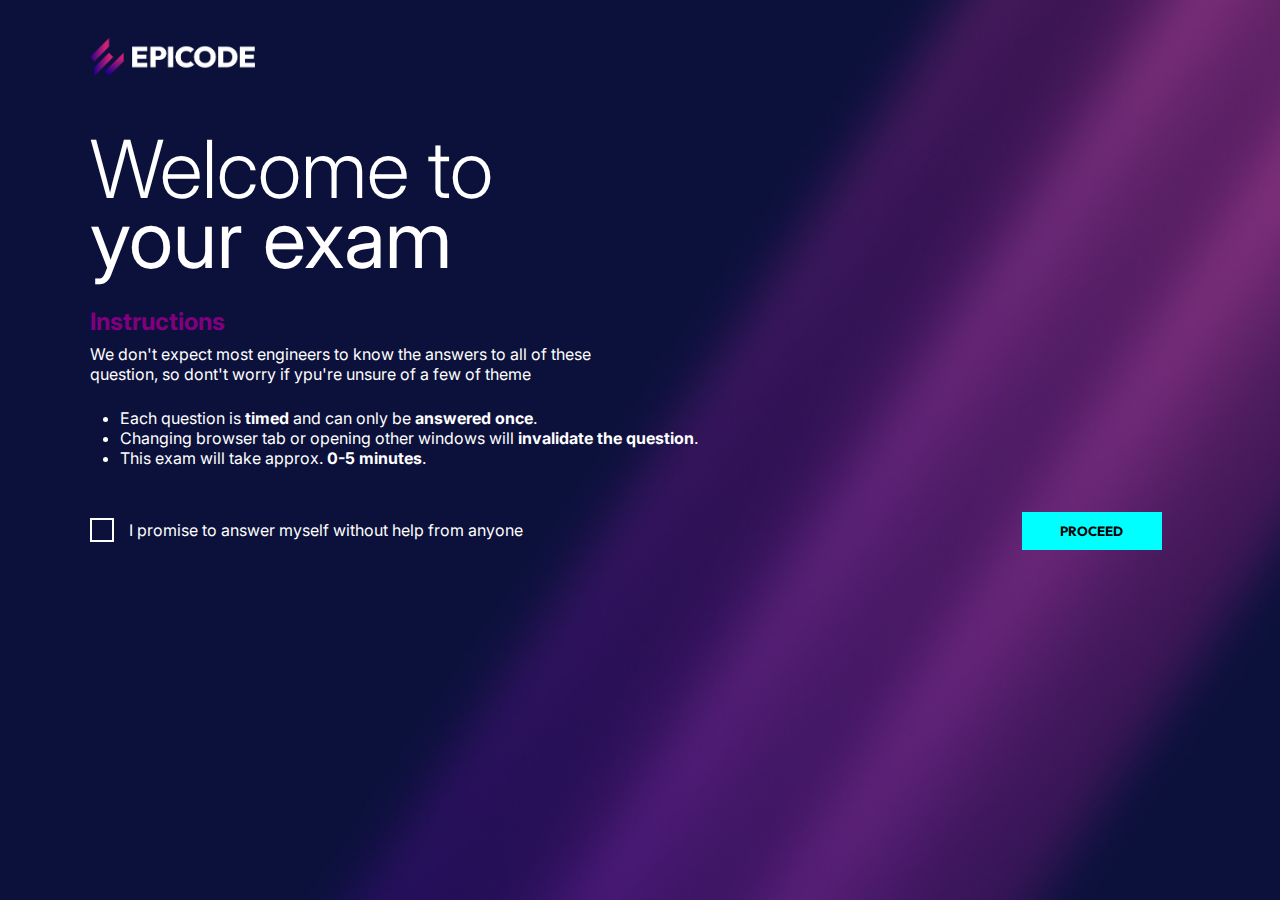
<file: index.html>
<!DOCTYPE html>
<html lang="en">
<head>
    <meta charset="UTF-8">
    <meta http-equiv="X-UA-Compatible" content="IE=edge">
    <meta name="viewport" content="width=device-width, initial-scale=1.0">
    <link rel="stylesheet" href="./index.css">
    <title>Document</title>
    <link rel="preconnect" href="https://fonts.googleapis.com"><link rel="preconnect" href="https://fonts.gstatic.com" crossorigin><link href="https://fonts.googleapis.com/css2?family=Cormorant+Garamond&family=Inter:wght@100;200;300;400;500;600;700;800;900&family=Montserrat:ital,wght@0,100;0,200;0,300;0,400;0,500;0,600;0,800;0,900;1,100;1,200;1,300;1,400;1,500;1,600;1,700;1,800;1,900&family=Open+Sans:ital,wght@0,300;0,400;0,500;0,600;0,700;0,800;1,300;1,400;1,500;1,600;1,700;1,800&family=Outfit:wght@100;200;300;400;500;600;700;800;900&family=Poppins:ital,wght@0,100;0,200;0,300;0,400;0,500;0,600;0,700;0,800;0,900;1,100;1,200;1,300;1,400;1,500;1,600;1,700;1,800;1,900&display=swap" rel="stylesheet">
</head>
<body>
    
    <header>
        <img src="./assets/epicode_logo.png" alt="Logo Epicode">
    </header>

    <main>
        
            <h1>Welcome to <br /> <b>your exam</b></h1>
        
        <h4>Instructions</h4>
        <p>We don't expect most engineers to know the answers to all of these <br /> question, so dont't worry if ypu're unsure of a few of theme</p>
        <ul>
            <li>Each question is <b>timed</b> and can only be <b>answered once</b>.</li>
            <li>Changing browser tab or opening other windows will <b>invalidate the question</b>.</li>
            <li>This exam will take approx. <b>0-5 minutes</b>.</li>
        </ul>
    </main>

    <footer>

            <!--<img src="./assets/unchecked.png" alt="">-->
            <div id = "divCheck" onclick="whiteCheckbox()">
                <input id="cb" type="checkbox" onclick="whiteCheckbox()">
            </div>
            <p>I promise to answer myself without help from anyone</p>
            <input type="button" value="PROCEED" id="procedi" onclick="startTest()">
        
            
        
    </footer>

    <script>  
        let checkbox = document.getElementById("cb")
        let footerDiv = document.getElementById("divCheck")
        let button = document.getElementById("procedi")
        const whiteCheckbox = () => {
            if (checkbox.checked) {
                //checkbox.onclick(footerDiv.style.backgroundColor = "white")
                footerDiv.style.backgroundColor = "white"
            } else {
                footerDiv.style.backgroundColor = "transparent"
            }
        }
        
        const startTest = () => {
            if (checkbox.checked) {
                button.onclick(location.replace("./secondapagina.html"))
                
            }
        }


    </script>

</body>
</html>
</file>
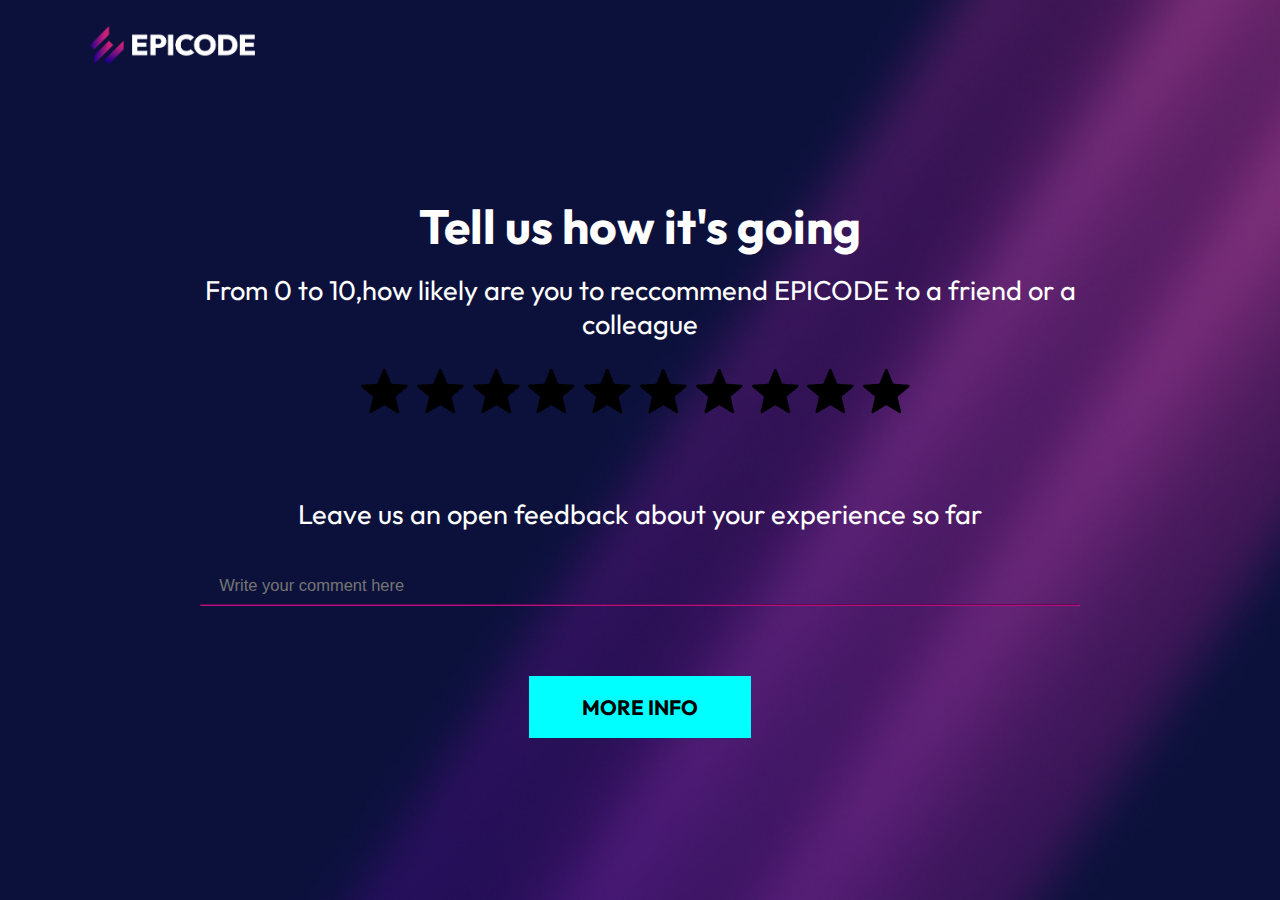
<file: html/index.html>
<!DOCTYPE html>
<html lang="en">
  <head>
    <meta charset="UTF-8" />
    <meta http-equiv="X-UA-Compatible" content="IE=edge" />
    <meta name="viewport" content="width=device-width, initial-scale=1.0" />
    <link rel="preconnect" href="https://fonts.googleapis.com/%22%3E
    <link rel="preconnect" href="https://fonts.gstatic.com/" crossorigin />
    <link
      href="https://fonts.googleapis.com/css2?family=Inter:wght@400;500;700&family=Outfit:wght@400;500;800&display=swap"
      rel="stylesheet"
    />
    <link rel="stylesheet" 
    href="https://cdnjs.cloudflare.com/ajax/libs/font-awesome/6.2.1/css/all.min.css">
    <link rel="stylesheet" href="../css/style.css" />
    <title>Document</title>
  </head>
  <body>
    <header>
      <img class="logo" src="../assets/epicode_logo.png" alt="logo epicode" />
    </header>
    <main>
      <h1>Tell us how it's going</h1>
      <p>From 0 to 10,how likely are you to reccommend EPICODE to a friend or a colleague</p>
      <div class="stars">
        <div class="flex flex-row product-star-con" id="w__stars"></div>
      </div>
      <p>Leave us an open feedback about your experience so far</p>
      <div class="commenti">
        <INPUT TYPE="text" NAME="feedback" ID="feedback" PLACEHOLDER="Write your comment here">    
      </div>
      <hr> 
    <footer>
      <input type="button" value="MORE INFO" id="procedi" onclick="startTest()">
    </footer>

    </main>
    <script src="./java4pagina.js">

    </script>
    
</html>
</file>
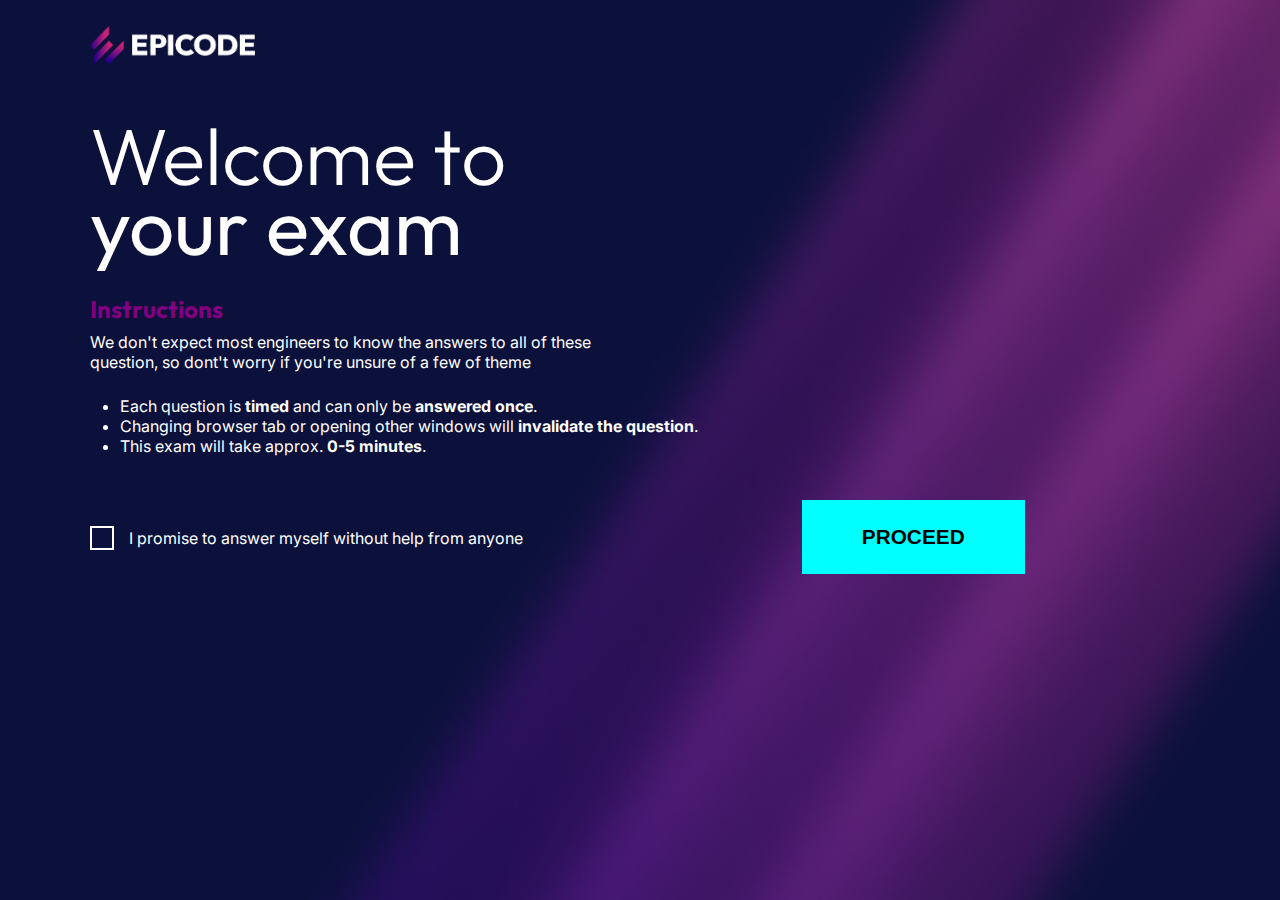
<file: pagina1/index.html>
<!DOCTYPE html>
<html lang="en">
<head>
    <meta charset="UTF-8">
    <meta http-equiv="X-UA-Compatible" content="IE=edge">
    <meta name="viewport" content="width=device-width, initial-scale=1.0">
    <link rel="stylesheet" href="./index.css">
    <title>Document</title>
    <link rel="preconnect" href="https://fonts.googleapis.com/%22%3E<link rel="preconnect" href="https://fonts.gstatic.com/" crossorigin><link href="https://fonts.googleapis.com/css2?family=Inter:wght@400;500;700&family=Outfit:wght@400;500;800&display=swap" rel="stylesheet">
</head>
<body>
    
    <header>
        <img src="../assets/epicode_logo.png" alt="Logo Epicode">
    </header>

    <main>
        
            <h1>Welcome to <br /> <b>your exam</b></h1>
        
        <h4>Instructions</h4>
        <p>We don't expect most engineers to know the answers to all of these <br /> question, so dont't worry if you're unsure of a few of theme</p>
        <ul>
            <li>Each question is <b>timed</b> and can only be <b>answered once</b>.</li>
            <li>Changing browser tab or opening other windows will <b>invalidate the question</b>.</li>
            <li>This exam will take approx. <b>0-5 minutes</b>.</li>
        </ul>
    </main>

    <footer>

            <!--<img src="./assets/unchecked.png" alt="">-->
            <div id = "divCheck" onclick="whiteCheckbox()">
                <input id="cb" type="checkbox" onclick="whiteCheckbox()">
            </div>
            <p>I promise to answer myself without help from anyone</p>
            <input type="button" value="PROCEED" id="procedi" onclick="startTest()">
        
            
        
    </footer>

    <script src="index.js">  
        
    </script>

</body>
</html>
</file>
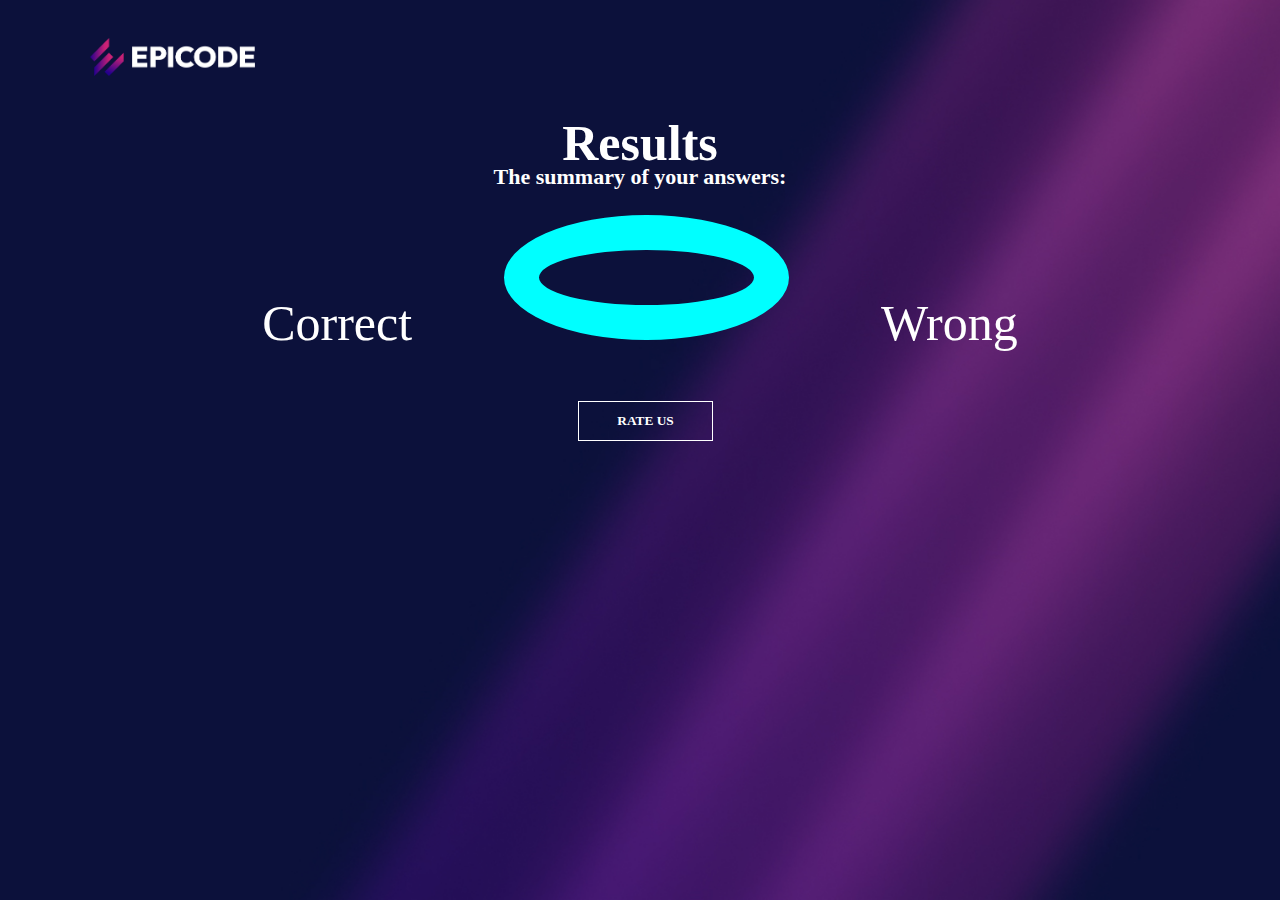
<file: pag3.html>
<!DOCTYPE html>
<html lang="en">
<head>
    <meta charset="UTF-8">
    <meta http-equiv="X-UA-Compatible" content="IE=edge">
    <meta name="viewport" content="width=device-width, initial-scale=1.0">
    <link rel="stylesheet" href="./pag3.css">
    <title>Document</title>
</head>
<body>
    <header>
        <img src="./assets/epicode_logo.png" alt="Logo Epicode">
    </header>

    <main>
        <h1>Results</h1>
        <h4>The summary of your answers:</h4>
        
    
        <div class = "container">
            <div class = "correctResult">
                <h2>Correct</h2>
                <p id="pCorrect"></p>
                <p id="checkCorrectAnswers"></p>
            </div>
            <div class = "countdown"></div>
            <div class = "wrongResult">
                <h2>Wrong</h2>
                <p id = "pWrong"></p>
                <p id="checkWrongAnswers"></p>
            </div>
    
        </div>
        <input type="button" value="RATE US" id = "rateUs">

    </main>
    

    <script>
        
        const checkAnswer = (correct, questions) => {
            let correctAnswers = (correct * 100) / questions
            let wrongAnswers = 100 - correctAnswers
            if (correctAnswers >= 60) {
                let h5 = document.createElement("h5")
                h5.innerText = "Congratulations!"
                let h5Blue = document.createElement("h5")
                h5Blue.innerText = "You passed the exam."
                h5Blue.style.color = "#00FFFF"
                h5Blue.style.marginTop = 0
                let p = document.createElement("p")
                p.innerText = "We'll send you the certificate in few minutes. Check your email (including promotions / spam folder"
                let div = document.querySelector(".countdown")
                div.appendChild(h5)
                div.appendChild(h5Blue)
                div.appendChild(p)

                let pResult = document.getElementById("pCorrect")
                pResult.innerText = (correctAnswers.toFixed(1)) + "%"
                let pCheckC = document.getElementById("checkCorrectAnswers")
                pCheckC.innerText = correct + "/" + questions + " questions"
                //let corrette = document.getElementById("correctResult")
                //corrette.appendChild(pResult)
                let pWrong = document.getElementById("pWrong")
                pWrong.innerText = (wrongAnswers.toFixed(1)) + "%"
                let pCheckW = document.getElementById("checkWrongAnswers")
                let totalWrong = questions - correct
                pCheckW.innerText = totalWrong + "/" + questions + " questions"
                //let sbagliate = document.getElementById("correctResult")
                //sbagliate.appendChild(pResult)

                

            }
        }
    </script>

</body>
</html>
</file>
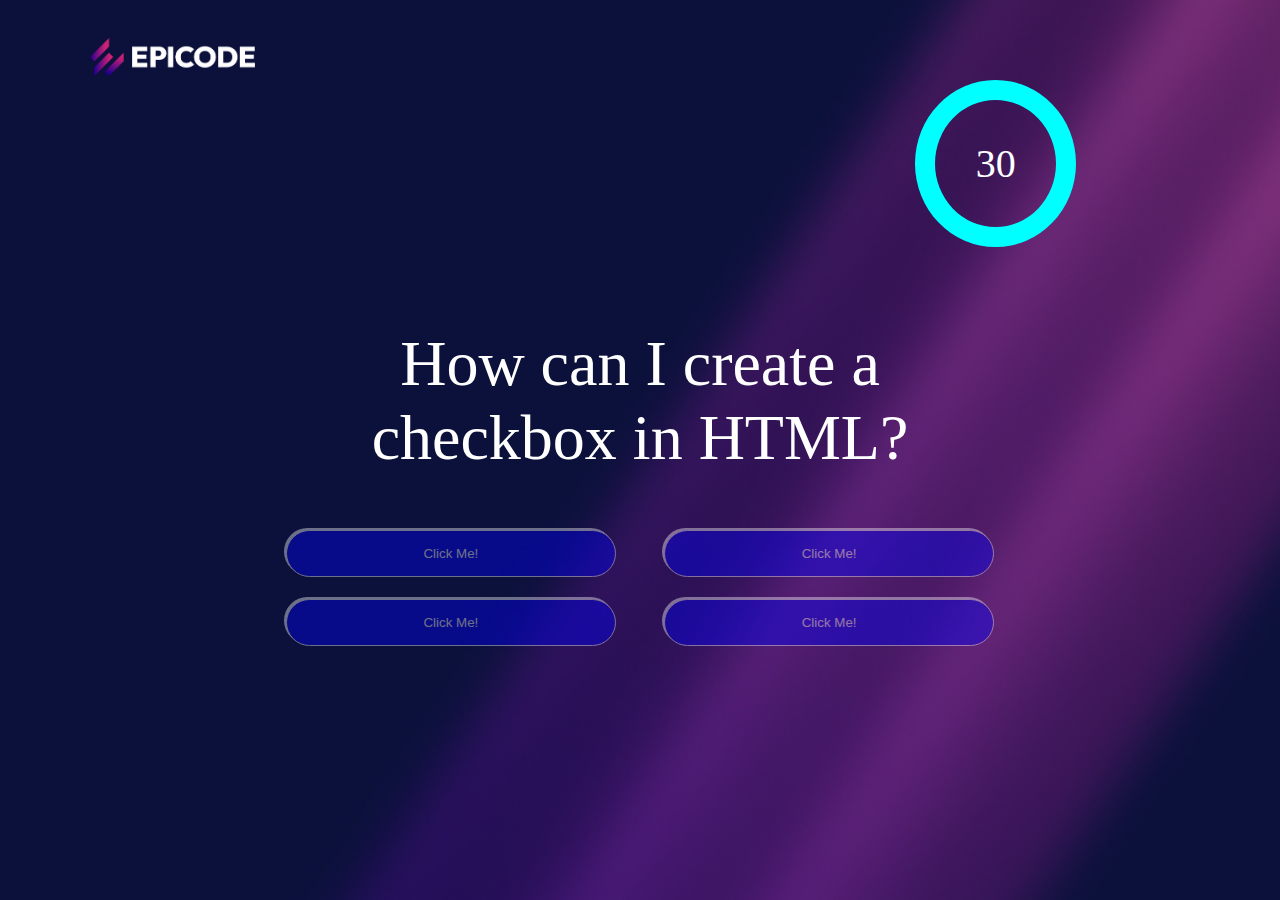
<file: secondapagina.html>
<!DOCTYPE html>
<html lang="en">
<head>
    <meta charset="UTF-8">
    <meta http-equiv="X-UA-Compatible" content="IE=edge">
    <meta name="viewport" content="width=device-width, initial-scale=1.0">
    <link rel="stylesheet" href="./secondapagina.css">
    <title>Document</title>
</head>
<body>
    <header>
        <img src="./assets/epicode_logo.png" alt="Logo Epicode">
        <form>
            <div class = "countdown">
              <p id="contatore"></p>
            </div>
        </form>
          
    </header>

    <main>
        <div class = "container">
        </div>
        <h1>How can I create a <br /><b>checkbox in HTML?</b></h1>
        <button class = "answer" type="button" onclick="becomePurple()">Click Me!</button>
        <button class = "answer" type="button" onclick="becomePurple()">Click Me!</button>
        <button class = "answer" type="button" onclick="becomePurple()">Click Me!</button>
        <button class = "answer" type="button" onclick="becomePurple()">Click Me!</button>
    </main>

    <script>
              window.onload = function avvia(){
                  let temporimasto = 30
                  let p = document.getElementById("contatore").innerHTML = temporimasto
                  //avvio una funzione mytimer che si esegue ogni 1000 millisecondi
                  let mytimer = setInterval(function() {
                  //decrementa il tempo rimasto di 1
                  temporimasto--;
                  //aggiorna il valore nella sezione HTML
                  document.getElementById("contatore").innerHTML = temporimasto;
                      //se il tempo è finito scrivo Fatto! e faccio terminare la funzione
                      if (temporimasto <= 0) {
                        window.location = "./pag3.html";
                        //document.getElementById("contatore").innerHTML = "Fatto!";
                        clearInterval(mytimer);
                      }
                      //altrimenti quando saranno passati 1000 ms, sarà fatta una nuova esecuzione della funzione
                      //e si otterrà in questo modo l'effetto countdown
                  },1000);
              }


              
        function random_item(items){
            return items[Math.floor(Math.random()*items.length)];
        }
        random_item(questions)

        let selectedQuestion = random_item(questions)
        let possibleAnswers = []

        selectedQuestion.incorrect_answers.push(selectedQuestion.correct_answer)
        possibleAnswers.push(selectedQuestion.incorrect_answers)

        let addTask = function () {
            let questionTitle = document.createElement('p');
            questionTitle.innerHTML += `<p>${selectedQuestion.question}</p>`
            document.querySelector(".container").appendChild(questionTitle);
        }
        addTask()

        function createQuestions (ans) {
            for (let i = 0; i < ans.length; i++) {
                document.querySelector(".container").innerHTML += `<input type="radio" id="test${[i]}" name="same"><label for="test${[i]}">${ans[i]}</label>`
            }
        }
        createQuestions (possibleAnswers[0])

        function clickFunction(event) {

        }

        // <input type="radio" id="test" name="jeff"><label for="test">${ans[i]}</label>

        

                /*let button = document.querySelectorAll(".answer")
                const becomePurple = () => {
                    button.forEach(button => {
                        button.onclick(button.style.backgroundColor = "purple")
                    })
                    
                }*/
    </script>

</body>
</html>
</file>
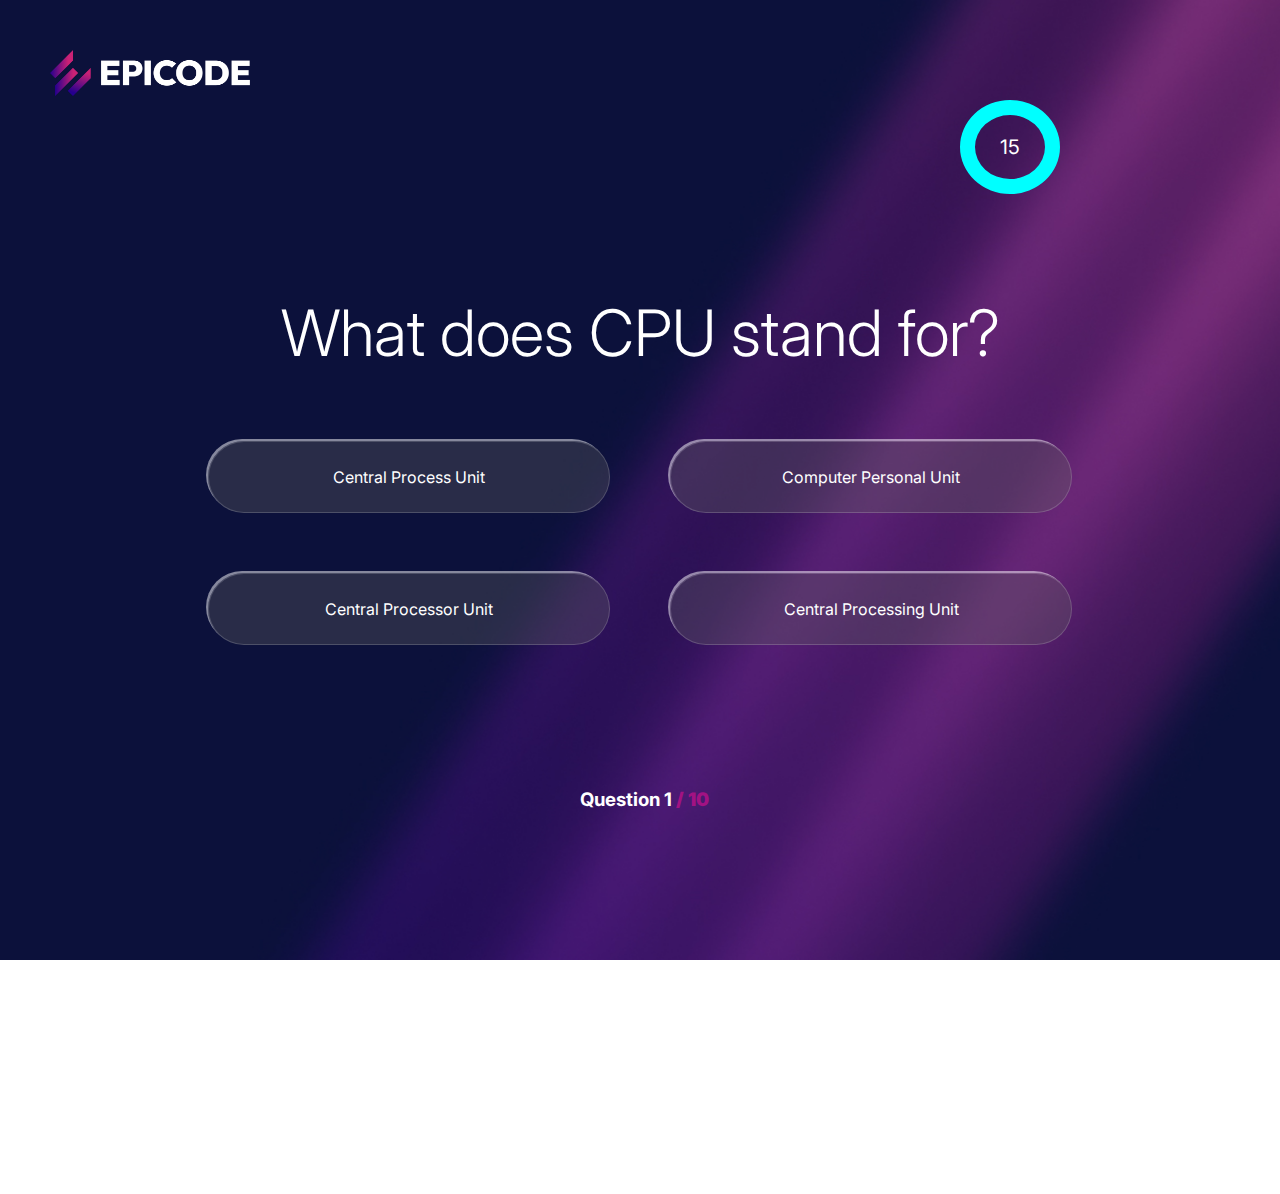
<file: secondPage.html>
<!DOCTYPE html>
<html lang="en">
<head>
    <meta charset="UTF-8">
    <meta http-equiv="X-UA-Compatible" content="IE=edge">
    <meta name="viewport" content="width=device-width, initial-scale=1.0">
    <link rel="stylesheet" href="./second.css">
    <link rel="preconnect" href="https://fonts.googleapis.com/%22%3E<link rel="preconnect" href="https://fonts.gstatic.com/" crossorigin><link href="https://fonts.googleapis.com/css2?family=Inter:wght@400;500;700&family=Outfit:wght@400;500;800&display=swap" rel="stylesheet">
    <title>QuizPage</title>
</head>
<body>
    <header>
        <img src="./assets/epicode_logo.png" alt="Logo Epicode">
        <form>
            <div class = "countdown">
              <p id="contatore"></p>
            </div>
        </form>
    </header>
    <main>
        <div class = "container">
        </div>
    </main>
    <footer>
    </footer> 
    <script src="./second.js">
    </script>
</body>
</html>
</file>
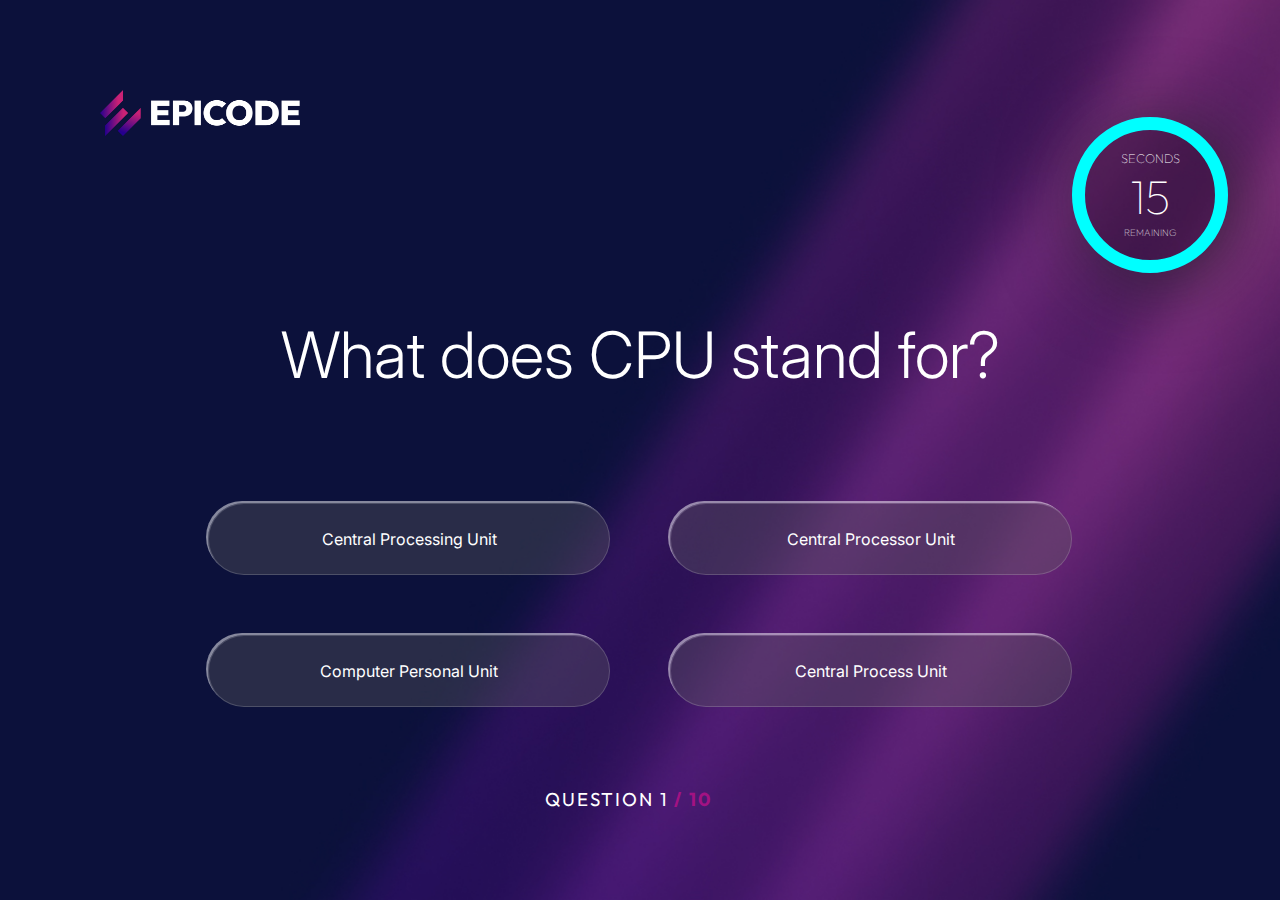
<file: pagina2/secondPage.html>
<!DOCTYPE html>
<html lang="en">
<head>
    <meta charset="UTF-8">
    <meta http-equiv="X-UA-Compatible" content="IE=edge">
    <meta name="viewport" content="width=device-width, initial-scale=1.0">
    <link rel="stylesheet" href="./second.css">
    <link rel="preconnect" href="https://fonts.googleapis.com/%22%3E<link rel="preconnect" href="https://fonts.gstatic.com/" crossorigin><link href="https://fonts.googleapis.com/css2?family=Inter:wght@400;500;700&family=Outfit:wght@400;500;800&display=swap" rel="stylesheet">
    <title>QuizPage</title>
</head>
<body>
    <header>
        <img src="../assets/epicode_logo.png" alt="Logo Epicode">
        <form>
            <div class = "countdown">
                <p>SECONDS</p>
                <p id="contatore"></p>
                <p>REMAINING</p>
            </div>
        </form>
    </header>
    <main>
        <div class = "container">
        </div>
    </main>
    <footer>
    </footer> 
    <script src="./second.js">
    </script>
</body>
</html>
</file>
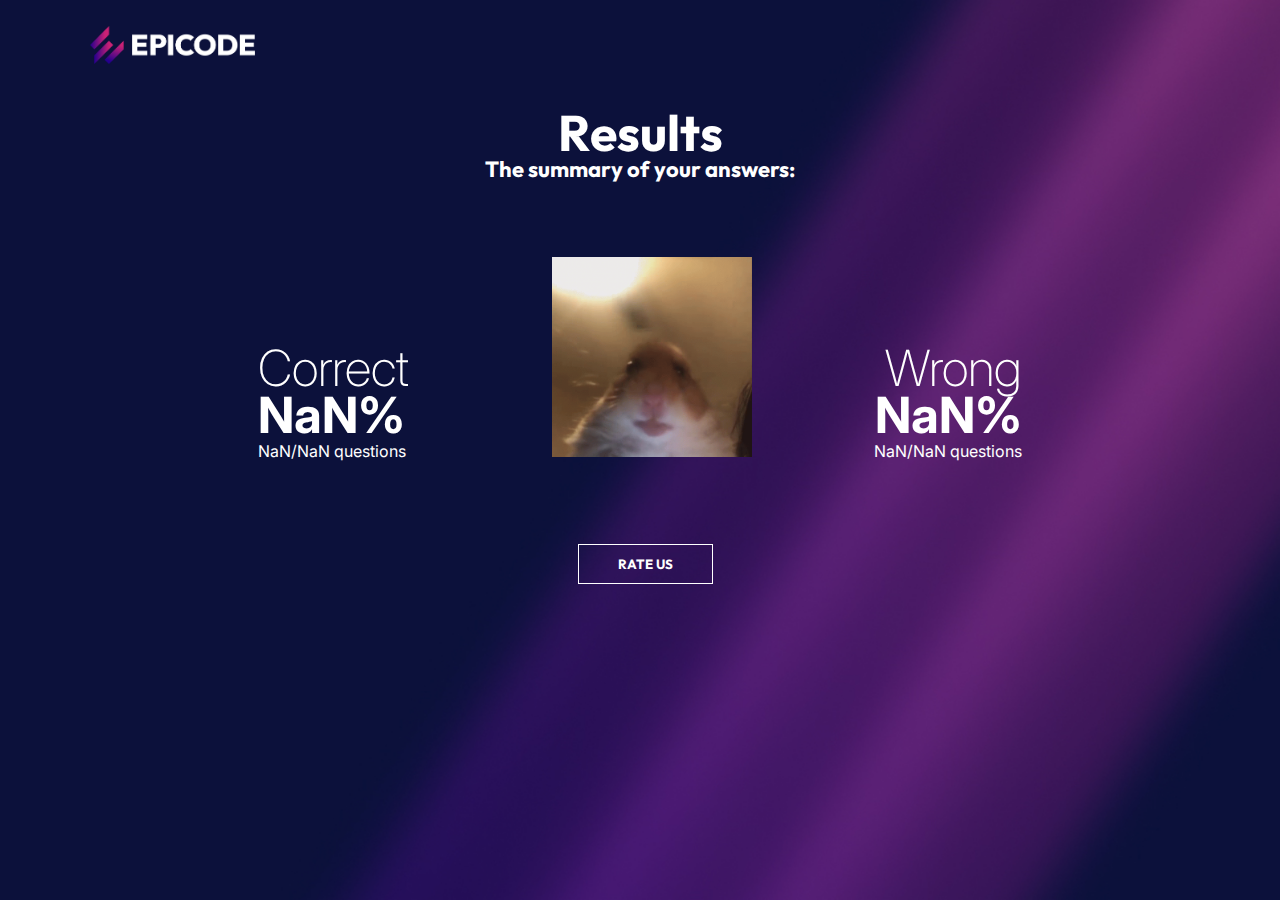
<file: pagina3/pag3.html>
<!DOCTYPE html>
<html lang="en">
<head>
    <meta charset="UTF-8">
    <meta http-equiv="X-UA-Compatible" content="IE=edge">
    <meta name="viewport" content="width=device-width, initial-scale=1.0">
    <link rel="preconnect" href="https://fonts.googleapis.com/%22%3E<link rel="preconnect" href="https://fonts.gstatic.com/" crossorigin><link href="https://fonts.googleapis.com/css2?family=Inter:wght@400;500;700&family=Outfit:wght@400;500;800&display=swap" rel="stylesheet">
    <link rel="stylesheet" href="./pag3.css">
    <title>Document</title>
</head>
<body>
    <header>
        <img src="../assets/epicode_logo.png" alt="Logo Epicode">
    </header>

    <main>
        <h1>Results</h1>
        <h4>The summary of your answers:</h4>
        
    
        <div class = "container">
            <div class = "correctResult">
                <h2>Correct</h2>
                <p id="pCorrect"></p>
                <p id="checkCorrectAnswers"></p>
            </div>
            <div class = "countdown"></div>
            <div class = "wrongResult">
                <h2>Wrong</h2>
                <p id = "pWrong"></p>
                <p id="checkWrongAnswers"></p>
            </div>
    
        </div>
        <input type="button" value="RATE US" id = "rateUs" onclick="window.location.href='../pagina4/pag4.html'">

    </main>
    

    <script src = "./pag3.js">
        
    </script>

</body>
</html>
</file>
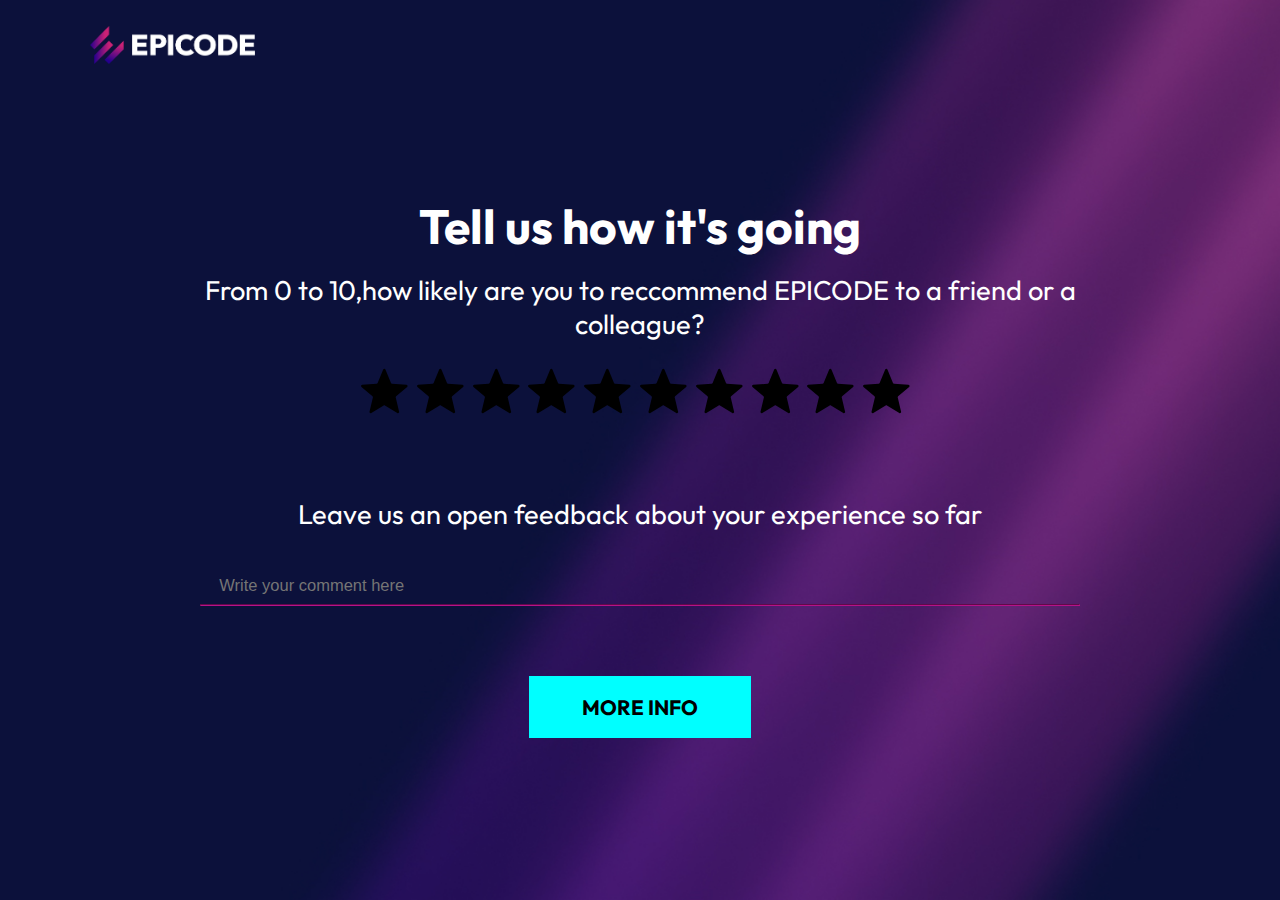
<file: pagina4/pag4.html>
<!DOCTYPE html>
<html lang="en">
  <head>
    <meta charset="UTF-8" />
    <meta http-equiv="X-UA-Compatible" content="IE=edge" />
    <meta name="viewport" content="width=device-width, initial-scale=1.0" />
    <link rel="preconnect" href="https://fonts.googleapis.com/%22%3E
    <link rel="preconnect" href="https://fonts.gstatic.com/" crossorigin />
    <link
      href="https://fonts.googleapis.com/css2?family=Inter:wght@400;500;700&family=Outfit:wght@400;500;800&display=swap"
      rel="stylesheet"
    />
    <link rel="stylesheet" 
    href="https://cdnjs.cloudflare.com/ajax/libs/font-awesome/6.2.1/css/all.min.css">
    <link rel="stylesheet" href="./pag4.css" />
    <title>Document</title>
  </head>
  <body>
    <header>
      <img class="logo" src="../assets/epicode_logo.png" alt="logo epicode" />
    </header>
    <main>
      <h1>Tell us how it's going</h1>
      <p>From 0 to 10,how likely are you to reccommend EPICODE to a friend or a colleague?</p>
      <div id="w__stars"></div>
      <p>Leave us an open feedback about your experience so far</p>
      <div class="commenti">
        <INPUT TYPE="text" NAME="feedback" ID="feedback" PLACEHOLDER="Write your comment here">    
      </div>
      <hr> 
    <footer>
      <input type="button" value="MORE INFO" id="procedi" onclick="startTest()">
    </footer>

    </main>
    <script src="./java4pagina.js">

    </script>
    
</html>
</file>
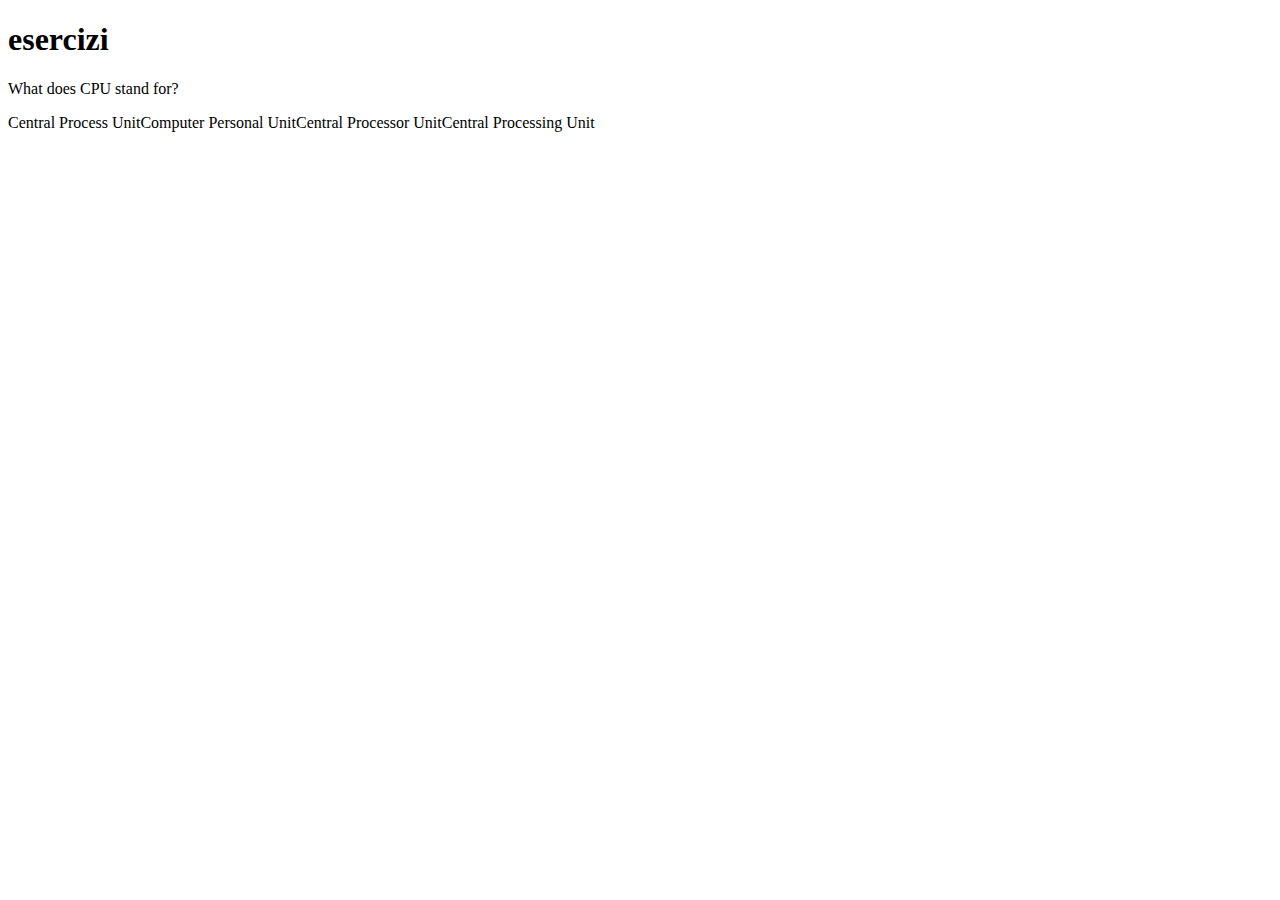
<file: SecondPage/secondPage copy.html>
<!DOCTYPE html>
<html lang="en">
<head>
    <meta charset="UTF-8">
    <meta http-equiv="X-UA-Compatible" content="IE=edge">
    <meta name="viewport" content="width=device-width, initial-scale=1.0">
    <title>Document</title>
    <style>
    inputlabel {
    display: inline-block;
    width: 100px;
    height: 50px;
    border: solid 2px red;
    }
    input[type="radio"] {
        display:none;   
    }

    input[type="radio"]:hover + label {
        border: solid 2px rgb(204, 0, 255);
    }
    input[type="radio"]:checked + label {
        border: solid 2px green;
    }

    </style>
</head>
<body>
        <h1>esercizi</h1>
        <div class = "container">
        </div>
    <script src="./second copy.js">
    </script>
</body>
</html>
</file>
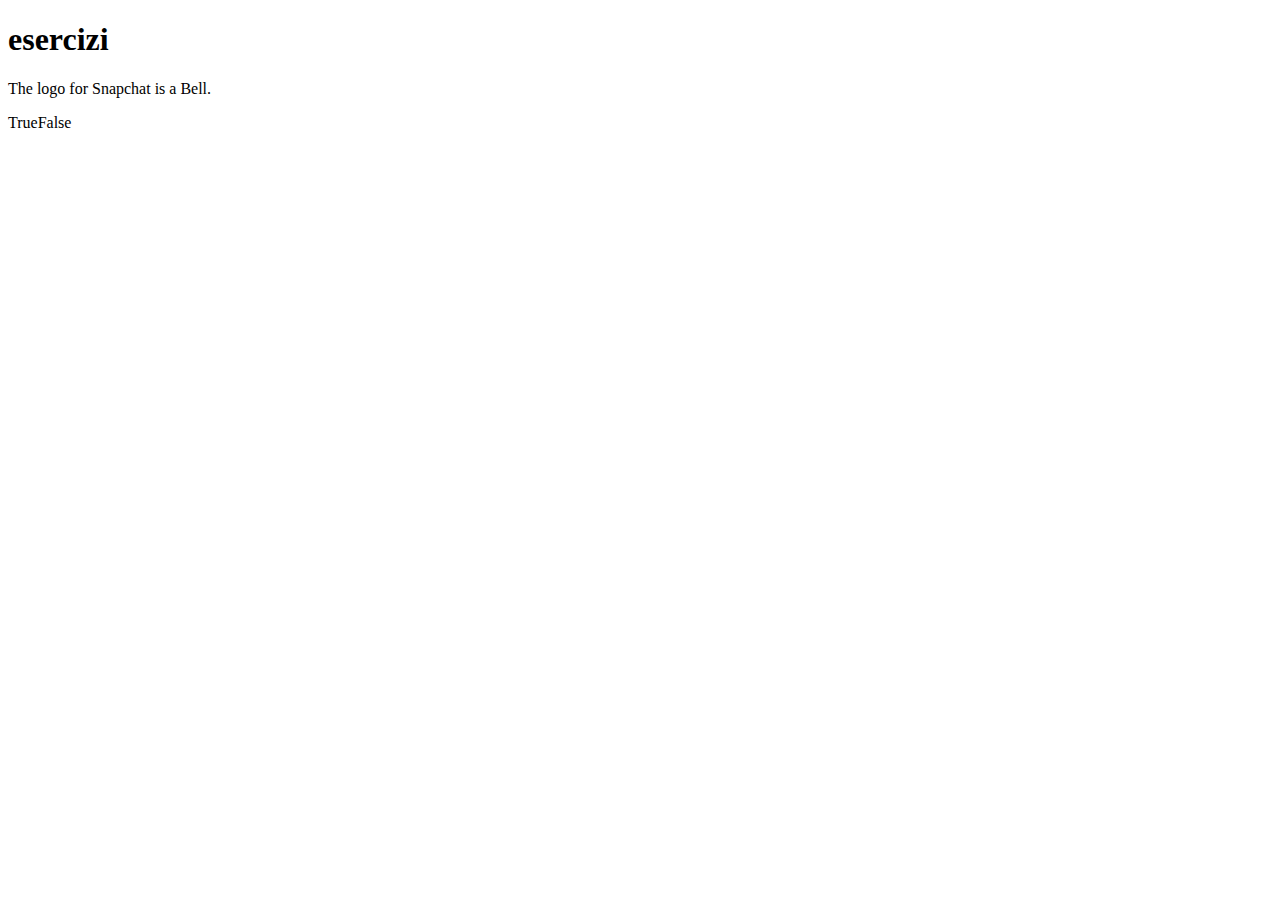
<file: SecondPage/secondPage.html>
<!DOCTYPE html>
<html lang="en">
<head>
    <meta charset="UTF-8">
    <meta http-equiv="X-UA-Compatible" content="IE=edge">
    <meta name="viewport" content="width=device-width, initial-scale=1.0">
    <title>Document</title>
    <style>
    inputlabel {
    display: inline-block;
    width: 100px;
    height: 50px;
    border: solid 2px red;
    }
    input[type="radio"] {
        display:none;   
    }
    input[type="radio"]:checked + label {
        border: solid 2px green;
    }

    </style>
</head>
<body>
        <h1>esercizi</h1>
        <div class = "container">
        </div>
    <script src="./second.js">
    </script>
</body>
</html>
</file>
<file: index.css>
body{
    font-family: inter;
    background-image: url(./assets/bg.jpg);
    background-repeat: no-repeat;
    background-size: cover;
    color: white;
    margin:0;
    padding: 3% 7%;
}

img{
    width: 15%;
}

h1{
    font-weight: 300;
    font-family: inter;
    font-size: 5rem;
    margin-bottom: 3%;
    line-height: 70px;
}





h4{
    font-size: 1.5rem;
    color: purple;
    margin: 0;
}

p{
    margin-top:0.5rem
}

ul{
    margin-top: 1.5em;
    padding-left: 30px;
}

footer{
    padding-top: 2.5%;

}

footer p, #cb, #procedi{
    display: inline-block;
}


#cb{
    opacity: 0;
}

footer p{
    margin-left: 1%;
}

footer div{
    display: inline-block;
    border: 2px solid white;

}




#procedi{
    font-family: outfit;
    background-color: #00FFFF;
    padding: 1% 3.5%;
    border:none;
    font-weight: bold;
    margin-left: 45%;
}

footer img{
    width:1%
}
</file>
<file: css/style.css>
body {
  background-image: url(../assets/bg.jpg);
  background-size: cover;
  background-repeat: no-repeat;
  padding: 2% 7%;
  margin: 0;
  color: white;
  text-align: center;
}

.logo {
  width: 15%;
  display: block;
}
h1 {
  font-family: outfit;
  font-size: 3rem;
  font-weight: large;
  margin-top: 15%;
  margin-bottom: 2%;
}
input:placeholder-shown {
  background-color: transparent;
  border: none;
}
#feedback {
  border: none;
  width: 100%;
  font-size: 110%;
}

hr {
  border-color: #b51289;
}
p {
  font-size: 1.7rem;
  font-family: outfit;
  margin-top: 0;
  margin-bottom: 0;
}
main {
  margin-left: 10%;
  margin-right: 10%;
}
.commenti {
  text-align: left;
  margin-left: 2%;
  font-size: 15px;
  margin-top: 5%;
  margin-right: 2%;
}
#procedi {
  font-family: outfit;
  background-color: #00ffff;
  border: none;
  font-weight: bold;
  padding: 2% 6%;
  font-size: 130%;
}
footer {
  margin-top: 8%;
}
.stars img {
  margin-right: 1%;
}
.stars {
  margin-bottom: 9%;
  margin-top: 3%;
}
</file>
<file: pagina1/index.css>
body{
    font-family: Inter;
    background-image: url(../assets/bg.jpg);
    background-repeat: no-repeat;
    background-size: cover;
    color: white;
    margin:0;
    padding: 2% 7%;
}

img{
    width: 15%;
}

h1, h4{
    font-family: Outfit;
}

h1{
    font-weight: 300;
    font-size: 5rem;
    margin-bottom: 3%;
    line-height: 70px;
}

h4{
    font-size: 1.5rem;
    color: purple;
    margin: 0;
}

p{
    margin-top:0.5rem
}

ul{
    margin-top: 1.5em;
    padding-left: 30px;
}

footer{
    padding-top: 2.5%;

}

footer p, #cb, #procedi{
    display: inline-block;
}


#cb{
    opacity: 0;
}

footer p{
    margin-left: 1%;
}

footer div{
    display: inline-block;
    border: 2px solid white;

}




/*#procedi{
    font-family: outfit;
    background-color: #00FFFF;
    padding: 1% 3.5%;
    border:none;
    font-weight: bold;
    margin-left: 45%;
}*/
#procedi {
    background-color: #00ffff;
    border: none;
    font-weight: bold;
    padding: 25px 60px;
    font-size: 130%;
    margin-left: 25%;
}
footer img{
    width:1%
}
</file>
<file: pag3.css>
body{
    font-family: inter;
    background-image: url(./assets/bg.jpg);
    background-repeat: no-repeat;
    background-size: cover;
    color: white;
    margin:0;
    padding: 3% 7%;
}


img{
    width: 15%;
}

main{
    text-align: center;
}

h1{
    margin-bottom: 0;
    font-size: 50px;
}

h1 + h4{
    font-size: 22px;
    line-height: 10px;
}

h4{
    margin-top: 0;
    margin-bottom: 3%
}

.countdown{
    display: inline-block;
    width: 14.5%;
    border: 35px solid #00FFFF;
    border-radius: 50%;
    text-align: center;
    padding: 2.5%;
}

.countdown, .correctResult, .wrongResult{
    display: inline-block;
}

h5{
    margin: 0
}

.correctResult{
    margin-right: 8%;
    text-align: left;
}
.wrongResult{
    margin-left: 8%;
    text-align: right;
}

h2{
    font-size: 50px;
    margin:0;
    font-weight: 200;
}

#pWrong, #pCorrect{
    font-size: 50px;
    margin:0;
    line-height: 35px;
    font-weight: bolder;
}

#checkWrongAnswers, #checkCorrectAnswers{
    line-height: 5px;
}

#rateUs{
    font-family: outfit;
    /*background-image: url(./assets/bg.jpg);*/
    background-color: transparent;
    padding: 1% 3.5%;
    color:white;
    font-weight: bold;
    border: 1.5px solid white;
    margin: 3% 0 0 1%;
}
</file>
<file: secondapagina.css>
body{
    font-family: inter;
    background-image: url(./assets/bg.jpg);
    background-repeat: no-repeat;
    background-size: cover;
    color: white;
    margin:0;
    padding: 3% 7%;
    
    
}

img{
    width: 15%;
}

form{
    display: inline;
    padding-left: 75%;
}

.countdown{
    display: inline-block;
    width: 11%;
    border: 20px solid #00FFFF;
    border-radius: 100%;
    text-align: center;
}

#contatore{
    font-size: 40px;
}

main{
    text-align: center;
    margin-top: 5rem;
}

h1{
    font-weight: 300;
    font-family: inter;
    font-size: 4rem;
    margin-bottom: 4%
}




.answer{
    border-radius: 25px;
    width: 30%;
    padding: 15px;
    margin: 1% 2%;
    background-color: blue;
    opacity: 0.4;
    border: 1px solid white;
    box-shadow: white -2px -2px 0px;
    color:white;
}
</file>
<file: second.css>
input[type="radio"] {
    display:none;   
}

html {
    text-align: center;
    font-family: Inter;
}

body{
    background-image: url(./assets/bg.jpg);
    background-repeat: no-repeat;
    background-size: cover;
    color: white;
    margin:0;
    text-align: center;
    max-height: 100vh;
}

header {
    text-align: left;

}
img{
    width: 200px;
    text-align: left;
    margin: 50px 0px 0px 50px;
}

form{
    display: inline;
    padding-left: 75%;
}

.countdown{
    display: inline-block;
    width: 70px;
    border:15px solid #00FFFF;
    border-radius: 100%;
    text-align: center;
}

#contatore{
    font-size: 20px;
}

main{
    margin-top: 5rem;
    margin: auto;
    margin-top: 100px;
    max-width: 1000px;
    height: 100vh;
}

h1{
    font-weight: 300;
    font-family: inter;
    font-size: 4rem;
    margin-bottom: 4%
}

#test {
    border-radius: 50px;
    background-color: rgba(100, 100, 100, 0.335);
    width: 200px;
    padding: 25px 100px 25px 100px;
    margin: 30px;
    white-space: nowrap;
    display: inline-block;
    box-shadow: rgba(255, 255, 255, 0.503) -2px -2px 0px;
    border: 1px solid rgba(255, 255, 255, 0.171);
}

#test:hover {
    background: rgb(130,0,96);
    background: linear-gradient(90deg, rgba(130,0,96,1) 0%, rgba(195,0,142,1) 35%, rgba(130,0,96,1) 100%);
}

footer {
    text-align: center;
}
h3 {
    position: absolute;
    bottom: 70px;
    margin-left: 440px;
}

b {
    color:rgb(162, 18, 131) ;
}

#pepe {
    margin: 0;
}
</file>
<file: pagina2/second.css>
input[type="radio"] {
    display:none;   
}

body{
    background-image: url(../assets/bg.jpg);
    background-repeat: no-repeat;
    background-size: cover;
    color: white;
    margin:0;
    height: 100vh;
    text-align: center;
    font-family: Inter;
}

header {
    text-align: left;

}
img{
    width: 200px;
    position: relative;
    margin: 90px 0px 100px 100px;
}

form{
    display: inline;
    margin-left: 60%;
}

.countdown{
    display: inline-block;
    width: 130px;
    height: 130px;
    border:13px solid #00FFFF;
    border-radius: 100%;
    text-align: center;
    box-shadow: 10px 10px 80px #242424af;
    background-color: rgba(0, 0, 0, 0.248);
}

#contatore{
    font-size: 3rem;
    margin: 0px 10px;
}

main{
    margin: auto;
    margin-top: 20px;
    max-width: 1110px;
    position: relative;
}

h1{
    font-weight: 300;
    font-family: inter;
    font-size: 4rem;
    margin-bottom: 100px;
    margin-bottom: 80px;
}

#test {
    border-radius: 50px;
    background-color: rgba(100, 100, 100, 0.335);
    width: 200px;
    padding: 25px 100px 25px 100px;
    margin: 30px;
    white-space: nowrap;
    display: inline-block;
    box-shadow: rgba(255, 255, 255, 0.503) -2px -2px 0px;
    border: 1px solid rgba(255, 255, 255, 0.171);
}

#test:hover {
    background: rgb(130,0,96);
    background: linear-gradient(90deg, rgba(130,0,96,1) 0%, rgba(195,0,142,1) 35%, rgba(130,0,96,1) 100%);
}

footer {
    text-align: center;
}
h3 {
    margin-top: 50px;
    position: absolute;
    margin-left: 460px; 
    letter-spacing: 2px;
    font-family: Outfit;
    font-weight: 400;
}

b {
    color:rgb(162, 18, 131) ;
}

#pepe {
    margin: 0;
    background-repeat:repeat;
}

.countdown p {
    margin: 0px 10px 0px 10px;
    font-family: outfit;
    font-size: 0.6rem;
    font-weight: 100;
}

.countdown :first-child {
    font-size: 0.8rem;
    margin-top: 20px;
}
</file>
<file: pagina3/pag3.css>
body{
    font-family: Inter;
    background-image: url(../assets/bg.jpg);
    background-repeat: no-repeat;
    background-size: cover;
    color: white;
    margin:0;
    padding: 2% 7%;
}


img{
    width: 15%;
}

main{
    text-align: center;
}

h1, h4{
    font-family: Outfit;
}

h1{
    margin-bottom: 0;
    font-size: 50px;
}

h1 + h4{
    font-size: 22px;
    line-height: 10px;
}

h4{
    margin-top: 0;
    margin-bottom: 3%
}

.countdown{
    display: inline-block;
    width: 180px;
    border: 35px solid #00FFFF;
    border-radius: 100%;
    text-align: center;
    padding: 50px;
}

.countdown, .correctResult, .wrongResult{
    display: inline-block;
}

h5{
    margin: 0
}

.correctResult{
    margin-right: 8%;
    text-align: left;
}
.wrongResult{
    margin-left: 8%;
    text-align: right;
}

h2{
    font-size: 50px;
    margin:0;
    font-weight: 200;
}

#pWrong, #pCorrect{
    font-size: 50px;
    margin:0;
    line-height: 35px;
    font-weight: bolder;
}

#checkWrongAnswers, #checkCorrectAnswers{
    line-height: 5px;
}

#rateUs{
    font-family: outfit;
    /*background-image: url(./assets/bg.jpg);*/
    background-color: transparent;
    padding: 1% 3.5%;
    color:white;
    font-weight: bold;
    border: 1.5px solid white;
    margin: 3% 0 0 1%;
}
</file>
<file: pagina4/pag4.css>
body {
  background-image: url(../assets/bg.jpg);
  background-size: cover;
  background-repeat: no-repeat;
  padding: 2% 7%;
  margin: 0;
  color: white;
  text-align: center;
}

.logo {
  width: 15%;
  display: block;
}
h1 {
  font-family: outfit;
  font-size: 3rem;
  font-weight: large;
  margin-top: 15%;
  margin-bottom: 2%;
}
input:placeholder-shown {
  background-color: transparent;
  border: none;
}
#feedback {
  border: none;
  width: 100%;
  font-size: 110%;
}

hr {
  border-color: #b51289;
}
p {
  font-size: 1.7rem;
  font-family: outfit;
  margin-top: 0;
  margin-bottom: 0;
}
main {
  margin-left: 10%;
  margin-right: 10%;
}
.commenti {
  text-align: left;
  margin-left: 2%;
  font-size: 15px;
  margin-top: 5%;
  margin-right: 2%;
}
#procedi {
  font-family: outfit;
  background-color: #00ffff;
  border: none;
  font-weight: bold;
  padding: 2% 6%;
  font-size: 130%;
}

footer {
  margin-top: 8%;
}

#w__stars img {
  margin-right: 1%;
}

#w__stars {
  margin-bottom: 9%;
  margin-top: 3%;
}

.img-hover {
  display: none;
  position: absolute;
}

.r__icon:hover .img-hover {
  display: inline;
}
</file>
